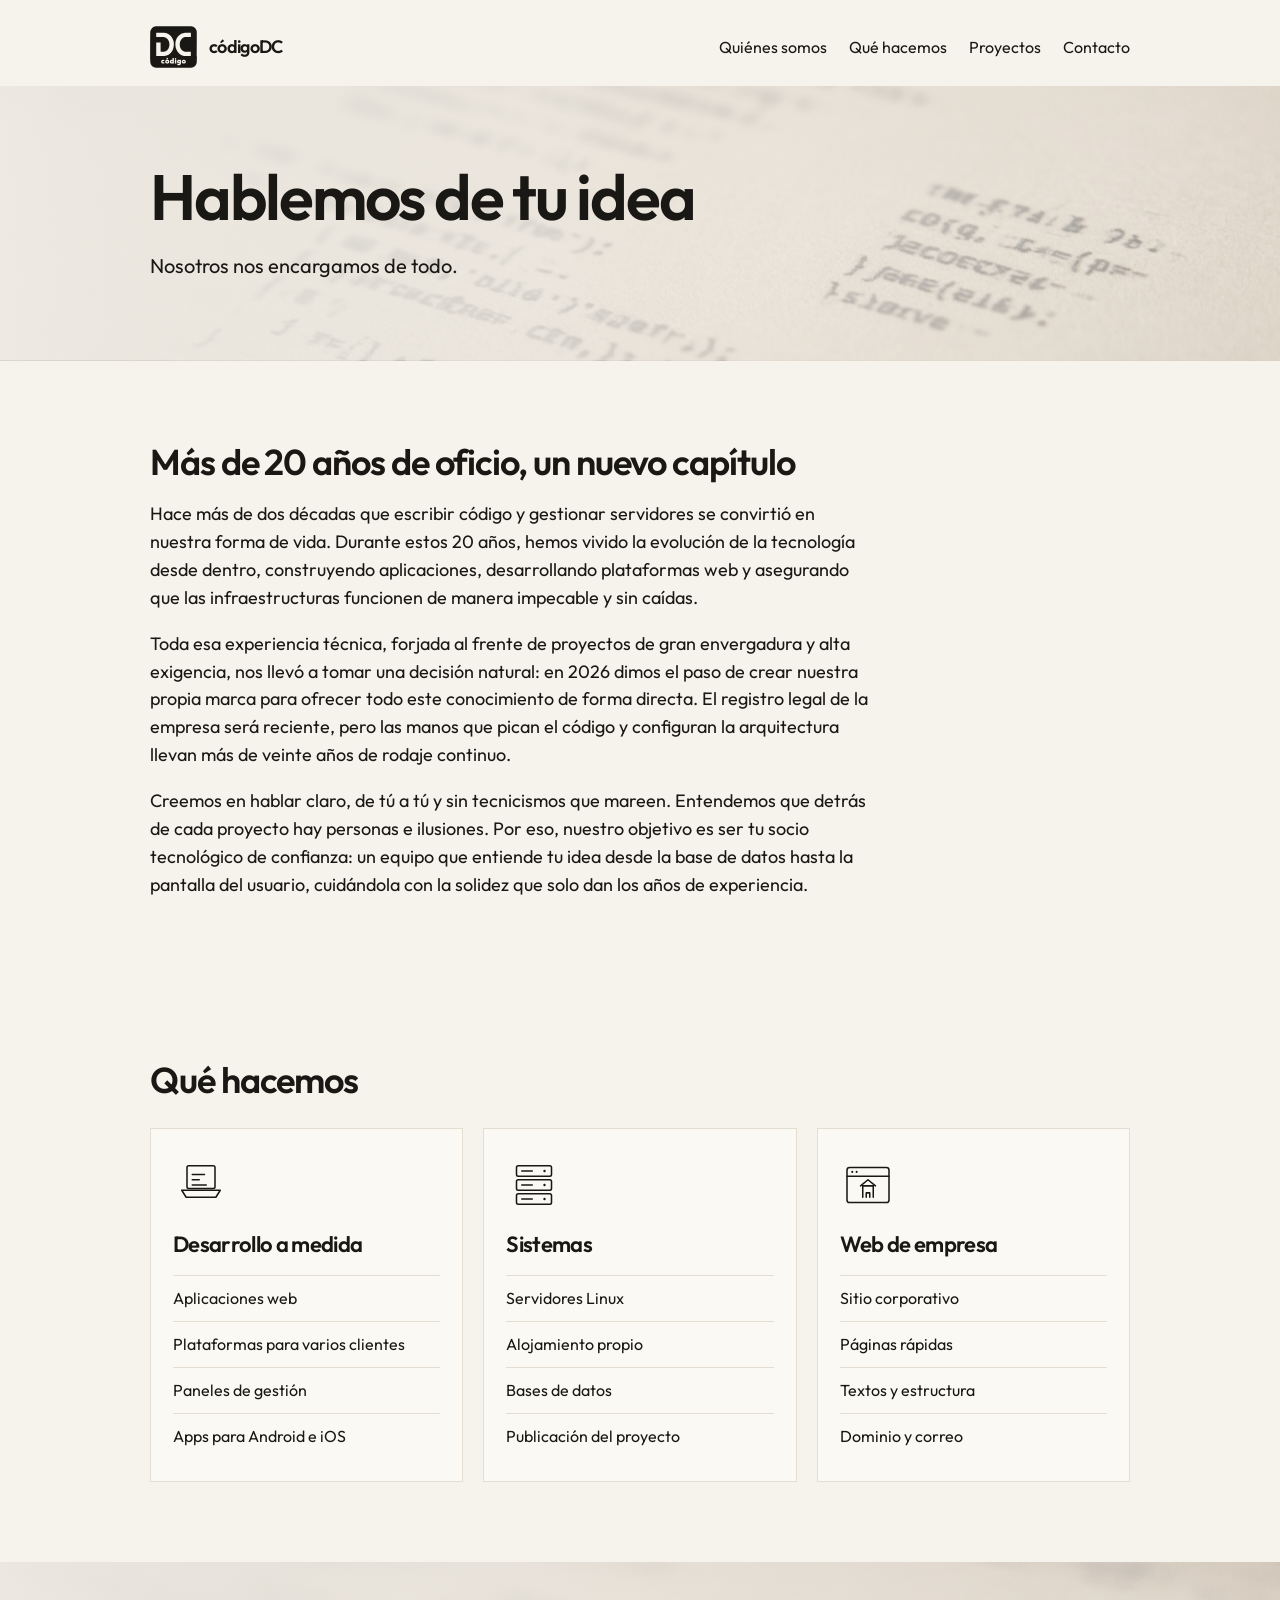
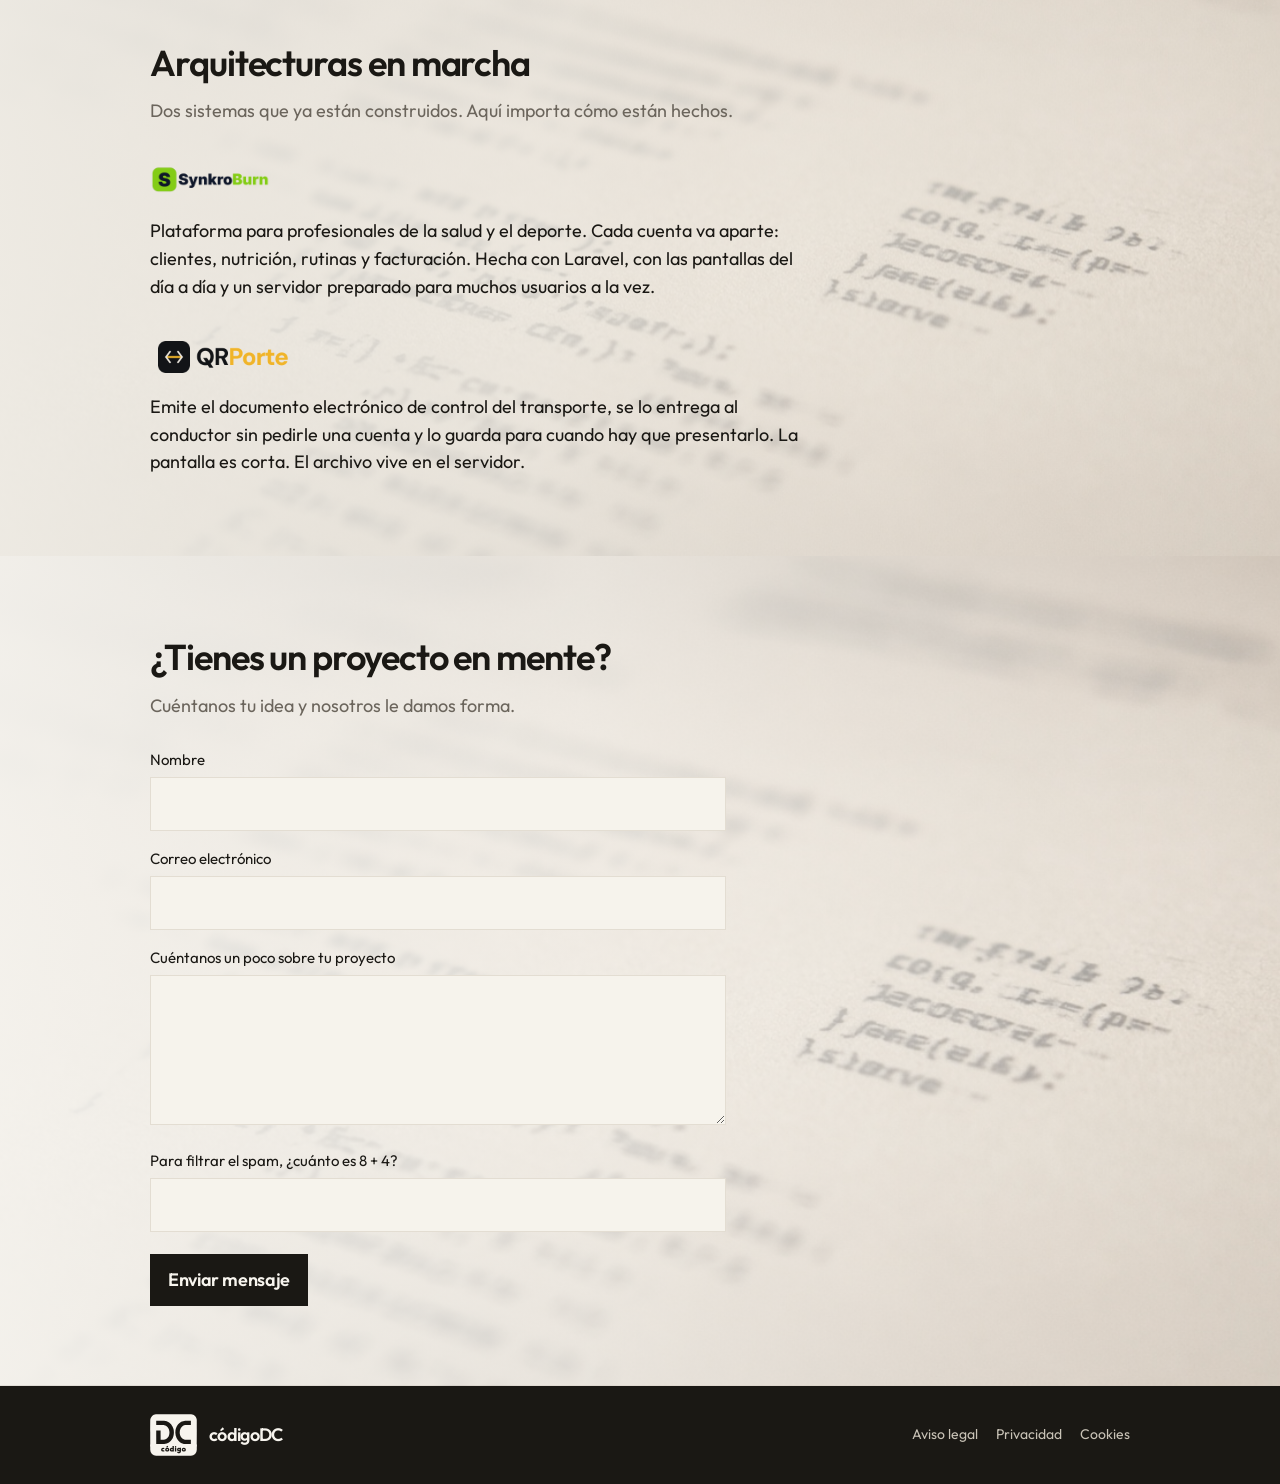
<file: index.html>
<!DOCTYPE html>
<html lang="es">
<head>
  <meta charset="utf-8">
  <meta name="viewport" content="width=device-width, initial-scale=1">
  <title>códigoDC — Software a medida</title>
  <meta name="description" content="Hablemos de tu idea. Nosotros nos encargamos de todo. códigoDC.">
  <link rel="icon" href="sello.svg?v=2" type="image/svg+xml">
  <link rel="icon" href="favicon-32.png" sizes="32x32" type="image/png">
  <link rel="apple-touch-icon" href="apple-touch.png">
  <meta property="og:title" content="códigoDC">
  <meta property="og:description" content="Nosotros nos encargamos de todo.">
  <meta property="og:image" content="https://codigodc.es/og.png">
  <meta property="og:type" content="website">
  <link rel="stylesheet" href="site.css?v=9">
</head>
<body>
  <header class="wrap site-head">
    <a class="brand" href="./">
      <img src="sello.svg?v=2" alt="">
      <span class="name">códigoDC</span>
    </a>
    <nav class="nav" aria-label="Secciones">
      <a href="#quienes">Quiénes somos</a>
      <a href="#hacemos">Qué hacemos</a>
      <a href="#proyectos">Proyectos</a>
      <a href="#contacto">Contacto</a>
    </nav>
  </header>

  <main>
    <section class="band photo-side">
      <div class="wrap hero">
        <h1>Hablemos de tu idea</h1>
        <p class="lead">Nosotros nos encargamos de todo.</p>
      </div>
    </section>

    <section class="band about" id="quienes">
      <div class="wrap">
        <h2 class="section-title">Más de 20 años de oficio, un nuevo capítulo</h2>
        <p>Hace más de dos décadas que escribir código y gestionar servidores se convirtió en nuestra forma de vida. Durante estos 20 años, hemos vivido la evolución de la tecnología desde dentro, construyendo aplicaciones, desarrollando plataformas web y asegurando que las infraestructuras funcionen de manera impecable y sin caídas.</p>
        <p>Toda esa experiencia técnica, forjada al frente de proyectos de gran envergadura y alta exigencia, nos llevó a tomar una decisión natural: en 2026 dimos el paso de crear nuestra propia marca para ofrecer todo este conocimiento de forma directa. El registro legal de la empresa será reciente, pero las manos que pican el código y configuran la arquitectura llevan más de veinte años de rodaje continuo.</p>
        <p>Creemos en hablar claro, de tú a tú y sin tecnicismos que mareen. Entendemos que detrás de cada proyecto hay personas e ilusiones. Por eso, nuestro objetivo es ser tu socio tecnológico de confianza: un equipo que entiende tu idea desde la base de datos hasta la pantalla del usuario, cuidándola con la solidez que solo dan los años de experiencia.</p>
      </div>
    </section>

    <section class="band" id="hacemos" aria-label="Qué hacemos">
      <div class="wrap">
        <h2 class="section-title">Qué hacemos</h2>
        <div class="cards">
          <article class="card">
            <svg class="card-icon" viewBox="0 0 64 64" aria-hidden="true">
              <g fill="none" stroke="currentColor" stroke-width="1.75" stroke-linecap="round" stroke-linejoin="round">
                <rect x="16" y="10" width="32" height="26" rx="2"/>
                <path d="M10 38h44l-5 8H15z"/>
                <path d="M22 20h14M22 26h8M22 32h16"/>
              </g>
            </svg>
            <h3>Desarrollo a medida</h3>
            <ul>
              <li>Aplicaciones web</li>
              <li>Plataformas para varios clientes</li>
              <li>Paneles de gestión</li>
              <li>Apps para Android e iOS</li>
            </ul>
          </article>
          <article class="card">
            <svg class="card-icon" viewBox="0 0 64 64" aria-hidden="true">
              <g fill="none" stroke="currentColor" stroke-width="1.75" stroke-linecap="round" stroke-linejoin="round">
                <rect x="12" y="10" width="40" height="12" rx="2"/>
                <rect x="12" y="26" width="40" height="12" rx="2"/>
                <rect x="12" y="42" width="40" height="12" rx="2"/>
                <path d="M18 16h12M18 32h12M18 48h12"/>
                <circle cx="44" cy="16" r="1.35" fill="currentColor" stroke="none"/>
                <circle cx="44" cy="32" r="1.35" fill="currentColor" stroke="none"/>
                <circle cx="44" cy="48" r="1.35" fill="currentColor" stroke="none"/>
              </g>
            </svg>
            <h3>Sistemas</h3>
            <ul>
              <li>Servidores Linux</li>
              <li>Alojamiento propio</li>
              <li>Bases de datos</li>
              <li>Publicación del proyecto</li>
            </ul>
          </article>
          <article class="card">
            <svg class="card-icon" viewBox="0 0 64 64" aria-hidden="true">
              <g fill="none" stroke="currentColor" stroke-width="1.75" stroke-linecap="round" stroke-linejoin="round">
                <rect x="8" y="12" width="48" height="40" rx="3"/>
                <path d="M8 22h48"/>
                <circle cx="14" cy="17" r="1.15" fill="currentColor" stroke="none"/>
                <circle cx="19" cy="17" r="1.15" fill="currentColor" stroke="none"/>
                <path d="M26 46V33h12v13M23.5 33L32 26l8.5 7M30 46v-5h4v5"/>
              </g>
            </svg>
            <h3>Web de empresa</h3>
            <ul>
              <li>Sitio corporativo</li>
              <li>Páginas rápidas</li>
              <li>Textos y estructura</li>
              <li>Dominio y correo</li>
            </ul>
          </article>
        </div>
      </div>
    </section>

    <section class="band photo-side pos-projects" id="proyectos">
      <div class="wrap">
        <h2 class="section-title">Arquitecturas en marcha</h2>
        <p class="section-lead">Dos sistemas que ya están construidos. Aquí importa cómo están hechos.</p>
        <div class="cases">
          <article>
            <img class="case-logo" src="logos/synkroburn.png" alt="SynkroBurn">
            <p>Plataforma para profesionales de la salud y el deporte. Cada cuenta va aparte: clientes, nutrición, rutinas y facturación. Hecha con Laravel, con las pantallas del día a día y un servidor preparado para muchos usuarios a la vez.</p>
          </article>
          <article>
            <img class="case-logo" src="logos/qrporte.png" alt="QRPorte">
            <p>Emite el documento electrónico de control del transporte, se lo entrega al conductor sin pedirle una cuenta y lo guarda para cuando hay que presentarlo. La pantalla es corta. El archivo vive en el servidor.</p>
          </article>
        </div>
      </div>
    </section>

    <section class="letter band photo-side pos-contact" id="contacto">
      <div class="wrap">
        <h2 class="section-title">¿Tienes un proyecto en mente?</h2>
        <p class="section-lead">Cuéntanos tu idea y nosotros le damos forma.</p>
        <p class="sent" id="gracias" hidden role="status"></p>
        <form class="form" action="https://formsubmit.co/fran@codigodc.es" method="POST">
          <input type="hidden" name="_subject" value="Proyecto desde codigodc.es">
          <input type="hidden" name="_next" value="https://codigodc.es/gracias.html">
          <input type="hidden" name="_template" value="table">
          <input type="hidden" name="_captcha" value="false">
          <p class="hp" aria-hidden="true"><label>Deja este campo vacío<input type="text" name="_honey" tabindex="-1" autocomplete="off"></label></p>
          <p class="field">
            <label for="nombre">Nombre</label>
            <input id="nombre" name="nombre" type="text" autocomplete="name" required>
          </p>
          <p class="field">
            <label for="correo">Correo electrónico</label>
            <input id="correo" name="email" type="email" autocomplete="email" required>
          </p>
          <p class="field">
            <label for="proyecto">Cuéntanos un poco sobre tu proyecto</label>
            <textarea id="proyecto" name="proyecto" required></textarea>
          </p>
          <p class="field">
            <label for="suma">Para filtrar el spam, ¿cuánto es <span data-a>4</span> + <span data-b>5</span>?</label>
            <input id="suma" data-answer type="text" inputmode="numeric" autocomplete="off" required>
          </p>
          <p class="form-error" id="aviso-form" hidden role="alert"></p>
          <button type="submit">Enviar mensaje</button>
        </form>
      </div>
    </section>
  </main>

  <footer class="site-foot">
    <div class="inner">
      <a class="brand" href="./">
        <img src="sello-blanco.svg?v=2" alt="">
        <span class="name">códigoDC</span>
      </a>
      <nav class="legal" aria-label="Información legal">
        <a href="aviso-legal.html">Aviso legal</a>
        <a href="privacidad.html">Privacidad</a>
        <a href="cookies.html">Cookies</a>
      </nav>
    </div>
  </footer>
  <script src="form.js?v=4"></script>
</body>
</html>
</file>
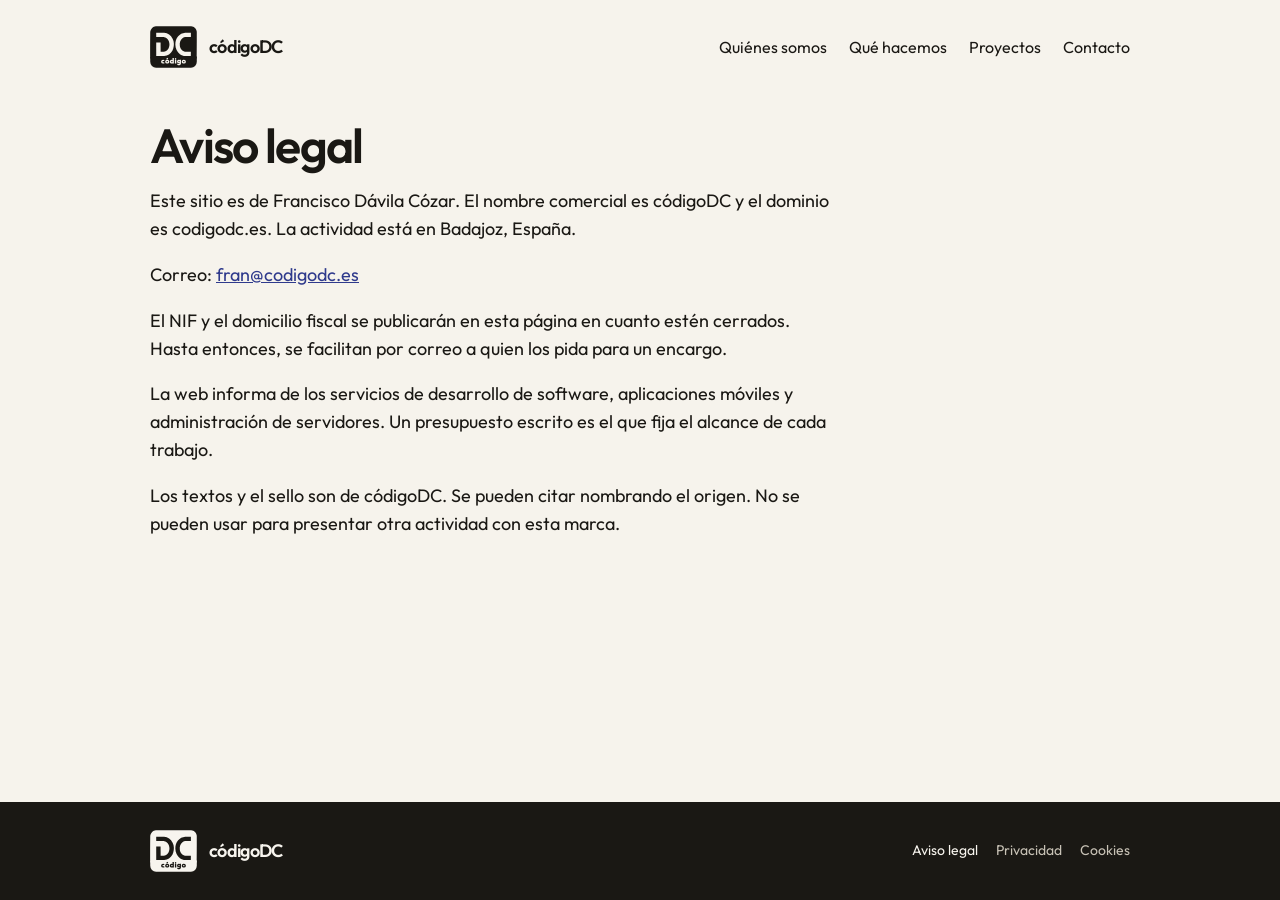
<file: aviso-legal.html>
<!DOCTYPE html>
<html lang="es">
<head>
  <meta charset="utf-8">
  <meta name="viewport" content="width=device-width, initial-scale=1">
  <title>Aviso legal — códigoDC</title>
  <link rel="icon" href="sello.svg?v=2" type="image/svg+xml">
  <link rel="stylesheet" href="site.css?v=9">
</head>
<body>
  <header class="wrap site-head">
    <a class="brand" href="./">
      <img src="sello.svg?v=2" alt="">
      <span class="name">códigoDC</span>
    </a>
    <nav class="nav" aria-label="Secciones">
      <a href="./#quienes">Quiénes somos</a>
      <a href="./#hacemos">Qué hacemos</a>
      <a href="./#proyectos">Proyectos</a>
      <a href="contacto.html">Contacto</a>
    </nav>
  </header>

  <main class="wrap page prose">
    <h1>Aviso legal</h1>
    <p>Este sitio es de Francisco Dávila Cózar. El nombre comercial es códigoDC y el dominio es codigodc.es. La actividad está en Badajoz, España.</p>
    <p>Correo: <a href="mailto:fran@codigodc.es">fran@codigodc.es</a></p>
    <p>El NIF y el domicilio fiscal se publicarán en esta página en cuanto estén cerrados. Hasta entonces, se facilitan por correo a quien los pida para un encargo.</p>
    <p>La web informa de los servicios de desarrollo de software, aplicaciones móviles y administración de servidores. Un presupuesto escrito es el que fija el alcance de cada trabajo.</p>
    <p>Los textos y el sello son de códigoDC. Se pueden citar nombrando el origen. No se pueden usar para presentar otra actividad con esta marca.</p>
  </main>

  <footer class="site-foot">
    <div class="inner">
      <a class="brand" href="./">
        <img src="sello-blanco.svg?v=2" alt="">
        <span class="name">códigoDC</span>
      </a>
      <nav class="legal" aria-label="Información legal">
        <a href="aviso-legal.html" aria-current="page">Aviso legal</a>
        <a href="privacidad.html">Privacidad</a>
        <a href="cookies.html">Cookies</a>
      </nav>
    </div>
  </footer>
</body>
</html>
</file>
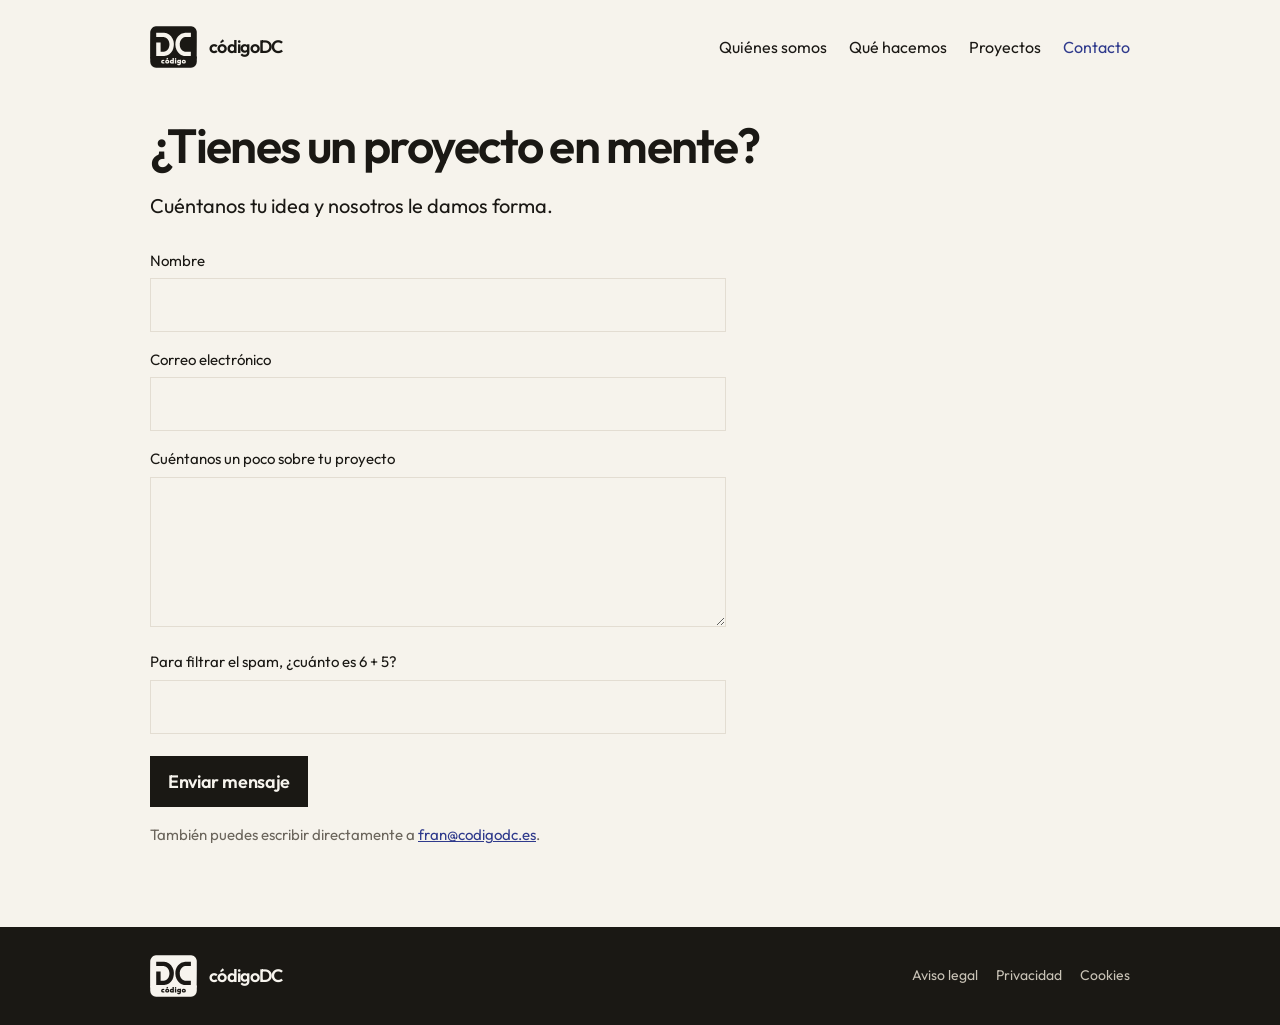
<file: contacto.html>
<!DOCTYPE html>
<html lang="es">
<head>
  <meta charset="utf-8">
  <meta name="viewport" content="width=device-width, initial-scale=1">
  <title>Contacto — códigoDC</title>
  <meta name="description" content="Escribe a códigoDC para contar un encargo.">
  <link rel="icon" href="sello.svg?v=2" type="image/svg+xml">
  <link rel="icon" href="favicon-32.png" sizes="32x32" type="image/png">
  <link rel="apple-touch-icon" href="apple-touch.png">
  <link rel="stylesheet" href="site.css?v=9">
</head>
<body>
  <header class="wrap site-head">
    <a class="brand" href="./">
      <img src="sello.svg?v=2" alt="">
      <span class="name">códigoDC</span>
    </a>
    <nav class="nav" aria-label="Secciones">
      <a href="./#quienes">Quiénes somos</a>
      <a href="./#hacemos">Qué hacemos</a>
      <a href="./#proyectos">Proyectos</a>
      <a href="contacto.html" aria-current="page">Contacto</a>
    </nav>
  </header>

  <main class="wrap page">
    <h1>¿Tienes un proyecto en mente?</h1>
    <p class="lead">Cuéntanos tu idea y nosotros le damos forma.</p>

    <p class="sent" id="gracias" hidden role="status"></p>

    <form class="form" action="https://formsubmit.co/fran@codigodc.es" method="POST">
      <input type="hidden" name="_subject" value="Encargo desde codigodc.es">
      <input type="hidden" name="_next" value="https://codigodc.es/gracias.html">
      <input type="hidden" name="_template" value="table">
      <input type="hidden" name="_captcha" value="false">
      <p class="hp" aria-hidden="true">
        <label>Deja este campo vacío<input type="text" name="_honey" tabindex="-1" autocomplete="off"></label>
      </p>
      <p class="field">
        <label for="nombre">Nombre</label>
        <input id="nombre" name="nombre" type="text" autocomplete="name" required>
      </p>
      <p class="field">
        <label for="correo">Correo electrónico</label>
        <input id="correo" name="email" type="email" autocomplete="email" required>
      </p>
      <p class="field">
        <label for="encargo">Cuéntanos un poco sobre tu proyecto</label>
        <textarea id="encargo" name="proyecto" required></textarea>
      </p>
      <p class="field">
        <label for="suma">Para filtrar el spam, ¿cuánto es <span data-a>4</span> + <span data-b>5</span>?</label>
        <input id="suma" data-answer type="text" inputmode="numeric" autocomplete="off" required>
      </p>
      <p class="form-error" id="aviso-form" hidden role="alert"></p>
      <button type="submit">Enviar mensaje</button>
      <p class="fine">También puedes escribir directamente a <a href="mailto:fran@codigodc.es">fran@codigodc.es</a>.</p>
    </form>
  </main>

  <footer class="site-foot">
    <div class="inner">
      <a class="brand" href="./">
        <img src="sello-blanco.svg?v=2" alt="">
        <span class="name">códigoDC</span>
      </a>
      <nav class="legal" aria-label="Información legal">
        <a href="aviso-legal.html">Aviso legal</a>
        <a href="privacidad.html">Privacidad</a>
        <a href="cookies.html">Cookies</a>
      </nav>
    </div>
  </footer>
  <script src="form.js?v=4"></script>
</body>
</html>
</file>
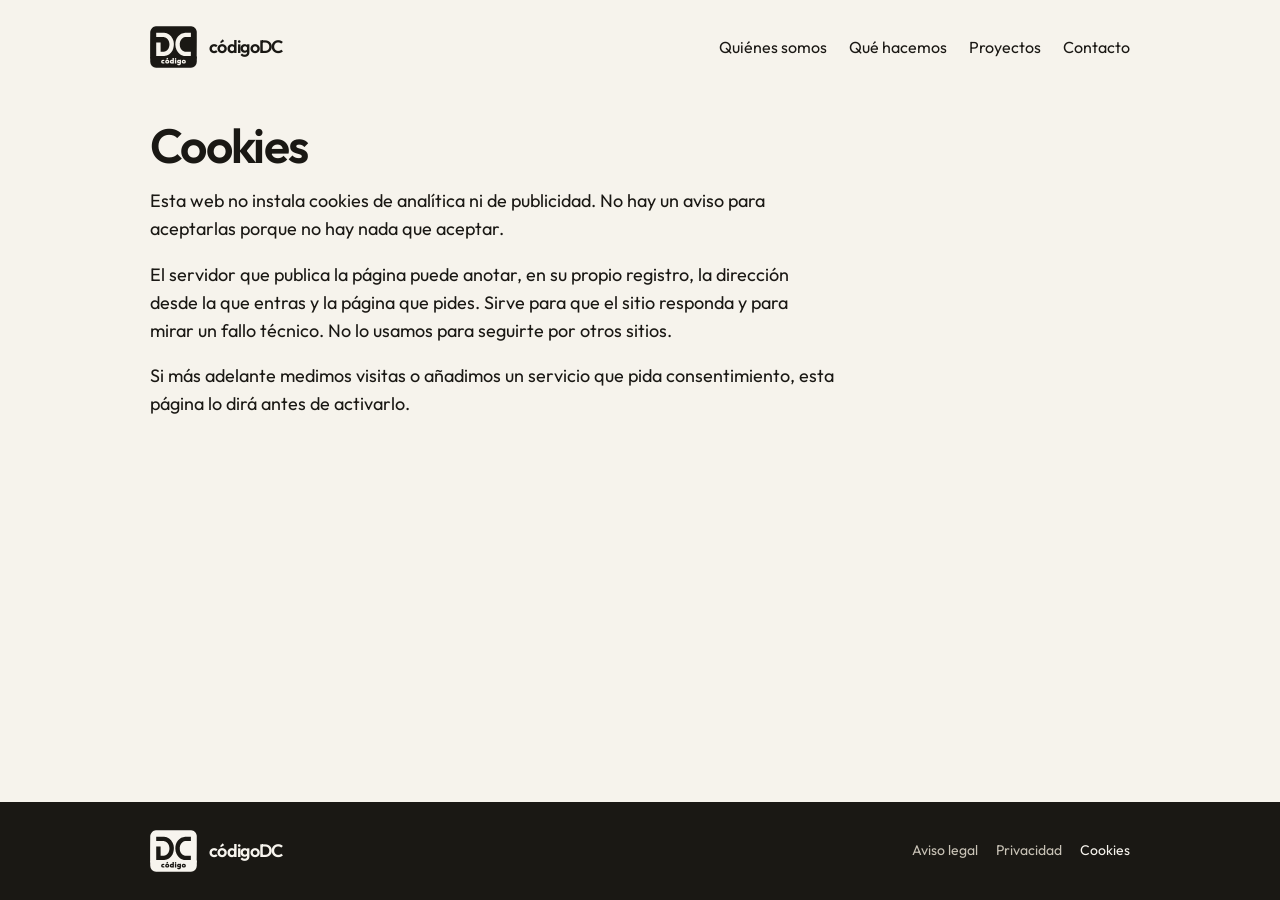
<file: cookies.html>
<!DOCTYPE html>
<html lang="es">
<head>
  <meta charset="utf-8">
  <meta name="viewport" content="width=device-width, initial-scale=1">
  <title>Cookies — códigoDC</title>
  <link rel="icon" href="sello.svg?v=2" type="image/svg+xml">
  <link rel="stylesheet" href="site.css?v=9">
</head>
<body>
  <header class="wrap site-head">
    <a class="brand" href="./">
      <img src="sello.svg?v=2" alt="">
      <span class="name">códigoDC</span>
    </a>
    <nav class="nav" aria-label="Secciones">
      <a href="./#quienes">Quiénes somos</a>
      <a href="./#hacemos">Qué hacemos</a>
      <a href="./#proyectos">Proyectos</a>
      <a href="contacto.html">Contacto</a>
    </nav>
  </header>

  <main class="wrap page prose">
    <h1>Cookies</h1>
    <p>Esta web no instala cookies de analítica ni de publicidad. No hay un aviso para aceptarlas porque no hay nada que aceptar.</p>
    <p>El servidor que publica la página puede anotar, en su propio registro, la dirección desde la que entras y la página que pides. Sirve para que el sitio responda y para mirar un fallo técnico. No lo usamos para seguirte por otros sitios.</p>
    <p>Si más adelante medimos visitas o añadimos un servicio que pida consentimiento, esta página lo dirá antes de activarlo.</p>
  </main>

  <footer class="site-foot">
    <div class="inner">
      <a class="brand" href="./">
        <img src="sello-blanco.svg?v=2" alt="">
        <span class="name">códigoDC</span>
      </a>
      <nav class="legal" aria-label="Información legal">
        <a href="aviso-legal.html">Aviso legal</a>
        <a href="privacidad.html">Privacidad</a>
        <a href="cookies.html" aria-current="page">Cookies</a>
      </nav>
    </div>
  </footer>
</body>
</html>
</file>
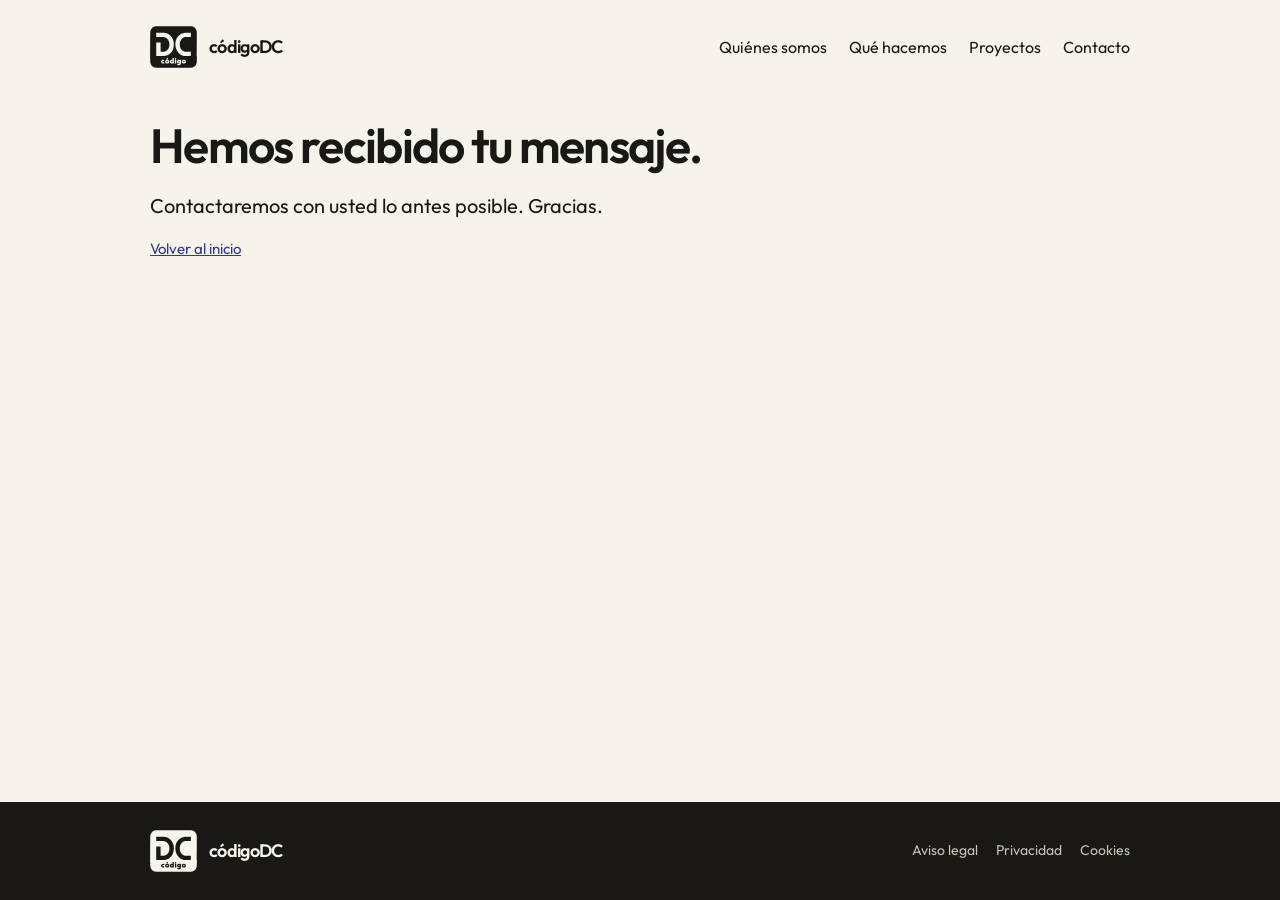
<file: gracias.html>
<!DOCTYPE html>
<html lang="es">
<head>
  <meta charset="utf-8">
  <meta name="viewport" content="width=device-width, initial-scale=1">
  <title>Gracias — códigoDC</title>
  <meta name="robots" content="noindex">
  <link rel="icon" href="sello.svg?v=2" type="image/svg+xml">
  <link rel="icon" href="favicon-32.png" sizes="32x32" type="image/png">
  <link rel="apple-touch-icon" href="apple-touch.png">
  <link rel="stylesheet" href="site.css?v=9">
</head>
<body>
  <header class="wrap site-head">
    <a class="brand" href="./">
      <img src="sello.svg?v=2" alt="">
      <span class="name">códigoDC</span>
    </a>
    <nav class="nav" aria-label="Secciones">
      <a href="./#quienes">Quiénes somos</a>
      <a href="./#hacemos">Qué hacemos</a>
      <a href="./#proyectos">Proyectos</a>
      <a href="contacto.html">Contacto</a>
    </nav>
  </header>

  <main class="wrap page">
    <h1>Hemos recibido tu mensaje.</h1>
    <p class="lead">Contactaremos con usted lo antes posible. Gracias.</p>
    <p class="fine"><a href="./">Volver al inicio</a></p>
  </main>

  <footer class="site-foot">
    <div class="inner">
      <a class="brand" href="./">
        <img src="sello-blanco.svg?v=2" alt="">
        <span class="name">códigoDC</span>
      </a>
      <nav class="legal" aria-label="Información legal">
        <a href="aviso-legal.html">Aviso legal</a>
        <a href="privacidad.html">Privacidad</a>
        <a href="cookies.html">Cookies</a>
      </nav>
    </div>
  </footer>
</body>
</html>
</file>
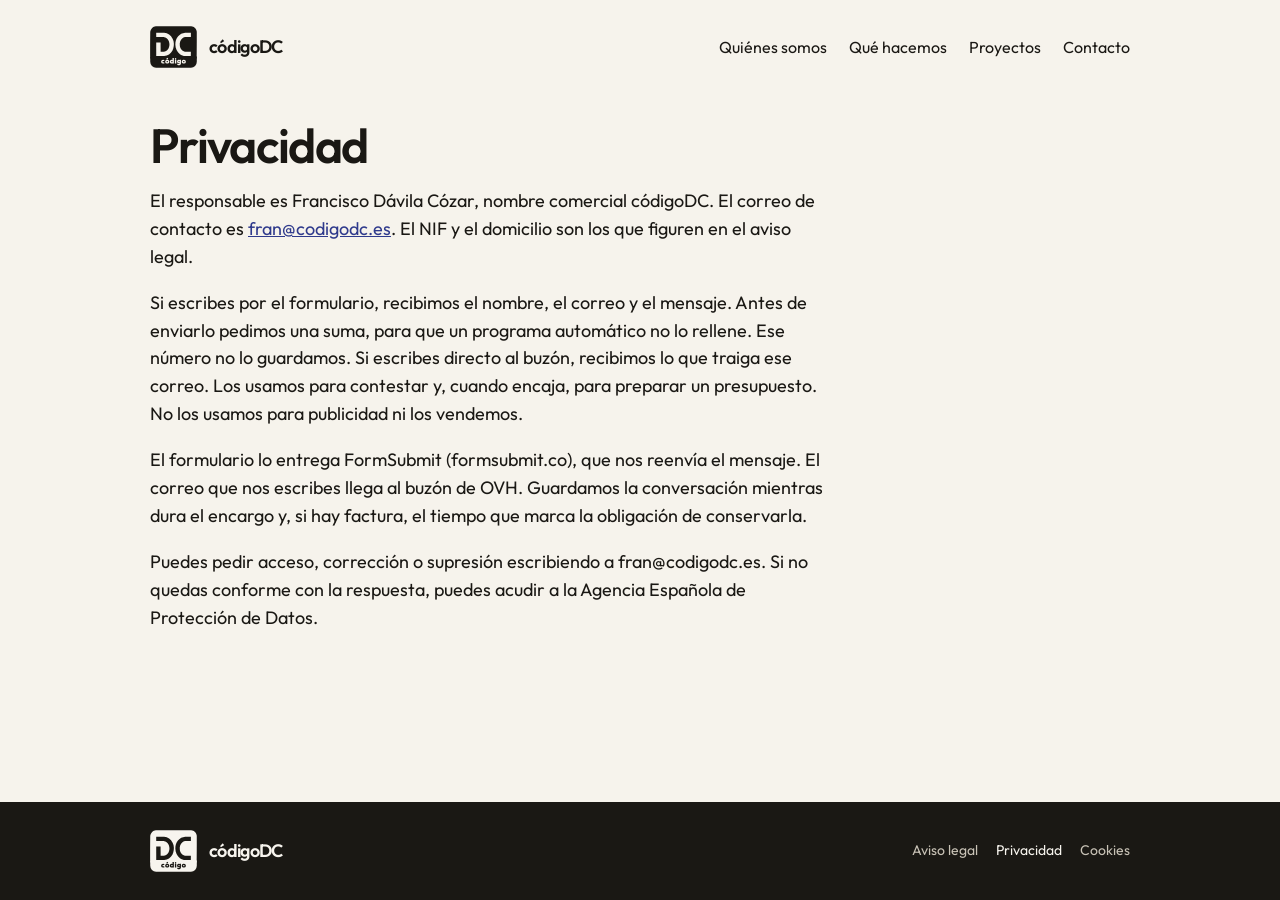
<file: privacidad.html>
<!DOCTYPE html>
<html lang="es">
<head>
  <meta charset="utf-8">
  <meta name="viewport" content="width=device-width, initial-scale=1">
  <title>Privacidad — códigoDC</title>
  <link rel="icon" href="sello.svg?v=2" type="image/svg+xml">
  <link rel="stylesheet" href="site.css?v=9">
</head>
<body>
  <header class="wrap site-head">
    <a class="brand" href="./">
      <img src="sello.svg?v=2" alt="">
      <span class="name">códigoDC</span>
    </a>
    <nav class="nav" aria-label="Secciones">
      <a href="./#quienes">Quiénes somos</a>
      <a href="./#hacemos">Qué hacemos</a>
      <a href="./#proyectos">Proyectos</a>
      <a href="contacto.html">Contacto</a>
    </nav>
  </header>

  <main class="wrap page prose">
    <h1>Privacidad</h1>
    <p>El responsable es Francisco Dávila Cózar, nombre comercial códigoDC. El correo de contacto es <a href="mailto:fran@codigodc.es">fran@codigodc.es</a>. El NIF y el domicilio son los que figuren en el aviso legal.</p>
    <p>Si escribes por el formulario, recibimos el nombre, el correo y el mensaje. Antes de enviarlo pedimos una suma, para que un programa automático no lo rellene. Ese número no lo guardamos. Si escribes directo al buzón, recibimos lo que traiga ese correo. Los usamos para contestar y, cuando encaja, para preparar un presupuesto. No los usamos para publicidad ni los vendemos.</p>
    <p>El formulario lo entrega FormSubmit (formsubmit.co), que nos reenvía el mensaje. El correo que nos escribes llega al buzón de OVH. Guardamos la conversación mientras dura el encargo y, si hay factura, el tiempo que marca la obligación de conservarla.</p>
    <p>Puedes pedir acceso, corrección o supresión escribiendo a fran@codigodc.es. Si no quedas conforme con la respuesta, puedes acudir a la Agencia Española de Protección de Datos.</p>
  </main>

  <footer class="site-foot">
    <div class="inner">
      <a class="brand" href="./">
        <img src="sello-blanco.svg?v=2" alt="">
        <span class="name">códigoDC</span>
      </a>
      <nav class="legal" aria-label="Información legal">
        <a href="aviso-legal.html">Aviso legal</a>
        <a href="privacidad.html" aria-current="page">Privacidad</a>
        <a href="cookies.html">Cookies</a>
      </nav>
    </div>
  </footer>
</body>
</html>
</file>
<file: site.css>
@font-face {
  font-family: Outfit;
  font-style: normal;
  font-weight: 400;
  font-display: swap;
  src: url("fonts/outfit-400.woff2") format("woff2");
}
@font-face {
  font-family: Outfit;
  font-style: normal;
  font-weight: 600;
  font-display: swap;
  src: url("fonts/outfit-600.woff2") format("woff2");
}

:root {
  --ink: #1A1814;
  --paper: #F6F3EC;
  --sheet: #FBF9F4;
  --indigo: #2F3A8C;
  --muted: #6B655C;
  --line: #E3DDD2;
  --space: 80px;
}

* { box-sizing: border-box; }
html { -webkit-font-smoothing: antialiased; }
body {
  margin: 0;
  min-height: 100vh;
  display: flex;
  flex-direction: column;
  background: var(--paper);
  color: var(--ink);
  font-family: Outfit, "Avenir Next", "Segoe UI", sans-serif;
  font-weight: 400;
  font-size: 18px;
  line-height: 1.55;
}
main { flex: 1; }
img { display: block; max-width: 100%; }
a { color: var(--indigo); }
.wrap { width: min(980px, calc(100% - 56px)); margin: 0 auto; }

.site-head {
  display: flex;
  align-items: center;
  justify-content: space-between;
  flex-wrap: wrap;
  gap: 16px 24px;
  padding: 26px 0 18px;
}
.brand { display: flex; align-items: center; gap: 12px; color: inherit; text-decoration: none; }
.brand img { height: 42px; width: auto; }
.brand .name { font-weight: 600; font-size: 18px; letter-spacing: -0.035em; line-height: 1; }
.nav { display: flex; flex-wrap: wrap; gap: 12px 22px; font-size: 16px; }
.nav a { color: var(--ink); text-decoration: none; }
.nav a:hover, .nav a[aria-current="page"] { color: var(--indigo); }

.band { padding: var(--space) 0; }
.photo-side {
  background-color: var(--paper);
  background-image:
    linear-gradient(90deg, rgba(246,243,236,0.94) 0%, rgba(246,243,236,0.82) 42%, rgba(246,243,236,0.45) 100%),
    url("fondo.jpg");
  background-repeat: no-repeat;
  background-size: cover;
  background-position: center, 72% center;
}
.pos-projects { background-position: center, 18% 80%; }
.hero, .photo-side .wrap { position: relative; }
.hero > *,
.photo-side .section-title,
.photo-side .section-lead,
.photo-side .cases,
.photo-side .form { max-width: 36em; }

h1 {
  margin: 0;
  font-size: clamp(40px, 6vw, 64px);
  font-weight: 600;
  letter-spacing: -0.035em;
  line-height: 0.98;
}
.lead {
  margin: 22px 0 0;
  font-size: 20px;
  line-height: 1.5;
}
.section-title {
  margin: 0;
  font-size: clamp(28px, 4vw, 36px);
  font-weight: 600;
  letter-spacing: -0.03em;
  line-height: 1.15;
}
.section-lead { margin: 14px 0 0; color: var(--muted); }
.about p { margin: 18px 0 0; max-width: 40em; }

.cards {
  display: grid;
  grid-template-columns: repeat(3, 1fr);
  gap: 20px;
  margin-top: 28px;
}
.card {
  padding: 28px 22px 22px;
  border: 1px solid var(--line);
  background: var(--sheet);
}
.card-icon {
  display: block;
  width: 56px;
  height: 56px;
  margin: 0 0 18px;
  color: var(--ink);
}
.card h3 {
  margin: 0;
  font-size: 22px;
  font-weight: 600;
  letter-spacing: -0.03em;
  line-height: 1.2;
}
.card ul { margin: 18px 0 0; padding: 0; list-style: none; }
.card li {
  padding: 10px 0;
  border-top: 1px solid var(--line);
  font-size: 16px;
}

.cases { display: grid; gap: 32px; margin-top: 32px; }
.cases article { display: grid; gap: 12px; }
.case-logo { height: 48px; width: auto; max-width: min(220px, 100%); object-fit: contain; object-position: left center; }
.cases p { margin: 0; }

.letter.photo-side {
  background-color: var(--sheet);
  background-image:
    linear-gradient(90deg, rgba(251,249,244,0.94) 0%, rgba(251,249,244,0.8) 46%, rgba(251,249,244,0.42) 100%),
    url("fondo.jpg");
  background-position: center, 78% 30%;
}
.form { margin-top: 28px; }
.field { margin: 0 0 16px; }
.field label, .fine { display: block; }
.field label { margin-bottom: 6px; font-size: 15px; }
input, textarea {
  width: 100%;
  max-width: 32em;
  font: inherit;
  color: var(--ink);
  background: var(--paper);
  border: 1px solid var(--line);
  border-radius: 0;
  padding: 12px 14px;
}
textarea { min-height: 150px; resize: vertical; }
button {
  appearance: none;
  margin-top: 6px;
  background: var(--ink);
  color: #F7F4EE;
  border: 0;
  font: inherit;
  font-weight: 600;
  letter-spacing: -0.02em;
  padding: 12px 18px;
  cursor: pointer;
}
button:hover { background: #2A261F; }
.fine { margin: 16px 0 0; max-width: 36em; color: var(--muted); font-size: 15px; }
.sent { margin: 28px 0 0; max-width: 36em; font-size: 20px; }
.form-error { margin: 0 0 12px; max-width: 36em; font-size: 15px; }
button:disabled { opacity: 0.55; cursor: wait; }
.hp { position: absolute; left: -9999px; height: 0; overflow: hidden; }

.page { padding: 36px 0 80px; }
.page h1 { font-size: clamp(36px, 5vw, 48px); }
.prose p { max-width: 38em; }

.site-foot { background: var(--ink); color: #F7F4EE; margin-top: auto; }
.site-foot .inner {
  width: min(980px, calc(100% - 56px));
  margin: 0 auto;
  padding: 28px 0;
  display: flex;
  align-items: center;
  justify-content: space-between;
  flex-wrap: wrap;
  gap: 18px 24px;
}
.site-foot .brand .name { color: #F7F4EE; }
.site-foot .brand img { height: 42px; }
.legal { display: flex; gap: 18px; flex-wrap: wrap; }
.legal a { color: #C8C2B6; font-size: 14px; text-decoration: none; }
.legal a:hover, .legal a[aria-current="page"] { color: #F7F4EE; }

@media (max-width: 640px) {
  :root { --space: 48px; }
  body { font-size: 17px; }
  .wrap, .site-foot .inner { width: min(980px, calc(100% - 32px)); }
  .lead { font-size: 18px; }
  .site-head { align-items: flex-start; }
  .nav { gap: 10px 16px; font-size: 15px; }
  .cards { grid-template-columns: 1fr; }
  .photo-side,
  .letter.photo-side {
    background-image:
      linear-gradient(180deg, rgba(246,243,236,0.9), rgba(246,243,236,0.78)),
      url("fondo.jpg");
    background-position: center, center;
  }
  .hero > *,
  .photo-side .section-title,
  .photo-side .section-lead,
  .photo-side .cases,
  .photo-side .form { max-width: none; }
}
</file>
